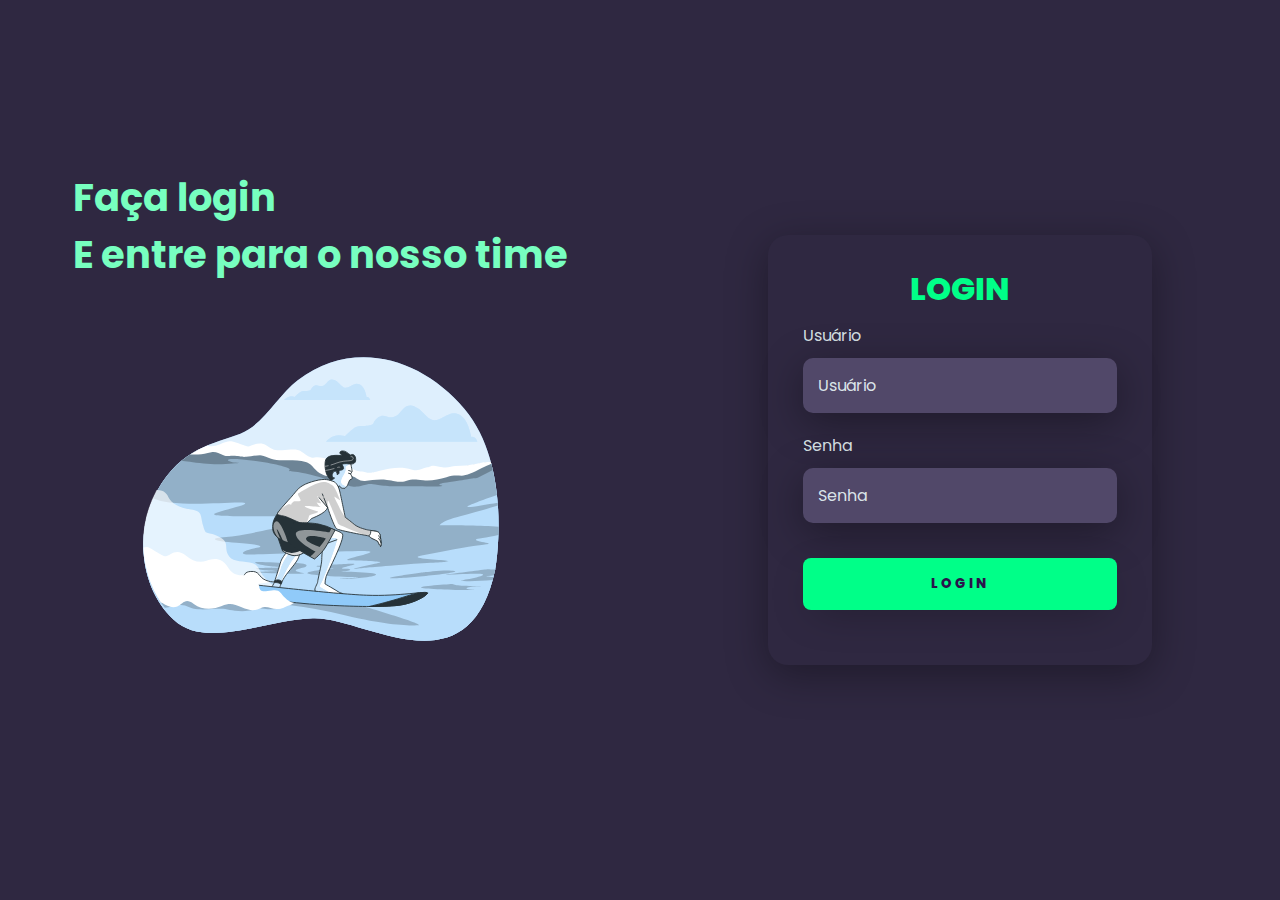
<file: pages/login.html>
<!DOCTYPE html>
<html lang="pt-br">
<head>
    <meta charset="UTF-8">
    <meta name="viewport" content="width=device-width, initial-scale=1.0">
    <title>login</title>
    <link rel="stylesheet" href="/CSS/login.css">
</head>
<body>
    <div class="main-login">
        <div class="left-login">
            <h1>Faça login<br>E entre para o nosso time</h1>
            <img src="/img/surfe.svg" alt="surfista aimado" class="left-image">
        </div>
        <div class="right-login">
            <div class="card-login">
                <h1>LOGIN</h1>
                <div class="textField">
                    <label for="usuario">Usuário</label>
                    <input type="text" name="usuario" placeholder="Usuário">
                </div>
                <div class="textField">
                    <label for="senha">Senha</label>
                    <input type="password" name="senha" placeholder="Senha">
                </div>
                <button class="btn-login">Login</button>
            </div>
        </div>
    </div>
</body>
</html>
</file>
<file: CSS/login.css>
@import url('https://fonts.googleapis.com/css2?family=Poppins:ital,wght@0,100;0,200;0,300;0,400;0,500;0,600;0,700;0,800;0,900;1,100;1,200;1,300;1,400;1,500;1,600;1,700;1,800;1,900&display=swap');

:root {
    --cor-primaria: #2f2841;                   
    --cor-segundaria: #577B8D;
}

* {
    margin: 0;
    padding: 0;
    box-sizing: border-box;
    font-family: "Poppins", sans-serif;
}

.main-login {
    width: 100vw;
    height: 100vh;
    background-color: var(--cor-primaria);
    display: flex;
    align-items: center;
}

.left-login {
    width: 50vw;
    height: 100vh;
    display: flex;
    justify-content: center;
    align-items: center;
    flex-direction: column;
}

.left-login > h1 {
    font-size: 3vw;
    color: #77ffc0;
}

.left-image {
    width: 35vw;
}

.right-login {
    width: 50vw;
    height: 100vh;
    display: flex;
    justify-content: center;
    align-items: center;
}

.card-login {
    width: 60%;
    display: flex;
    justify-content: center;
    align-items: center;
    flex-direction: column;
    padding: 30px 35px;
    background-color: #2f2841;
    border-radius: 20px;
    box-shadow: 0 10px 40px #00000056;
    
}

.card-login > h1 {
    color: #00ff88;
    font-weight: 800;
    margin: 0;
}

.textField {
    width: 100%;
    display: flex;
    flex-direction: column;
    align-items: flex-start;
    justify-content: center;
    margin: 10px 0;
}

.textField > input {
    width: 100%;
    border: none;
    border-radius: 10px;
    padding: 15px;
    background-color: #514869;
    color: #f0ffffde;
    font-size: 12pt;
    box-shadow: 0px 10px 40px #00000056;
    outline: none;  
}

.textField > label {
    color: #f0ffffde;
    margin-bottom: 10px;
}

.textField > input::placeholder {
    color: #f0ffffde;
}

.btn-login {
    width: 100%;
    padding: 16px 0;
    margin: 25px;
    border: none;
    border-radius: 8px;
    outline: none;
    text-transform: uppercase;
    font-weight: 800;
    letter-spacing: 3px;
    color: #2b134b;
    background-color: #00ff88;
    cursor: pointer ;
    box-shadow: 0 10px 40px -12px #00000056;
}

@media only screen and (max-width: 950px){
    .card-login {
        width: 85%;
    }
}

@media only screen and (max-width: 600px){
    .main-login {
        flex-direction: column;
    }
    .left-login > h1 {
        display: none;
    }
    .left-login {
        width: 100%;
        height: auto;
    }
    .right-login {
        width: 100%;
        height: auto;
    }
    .left-image {
        width: 50vw;
    }
    
}
</file>
